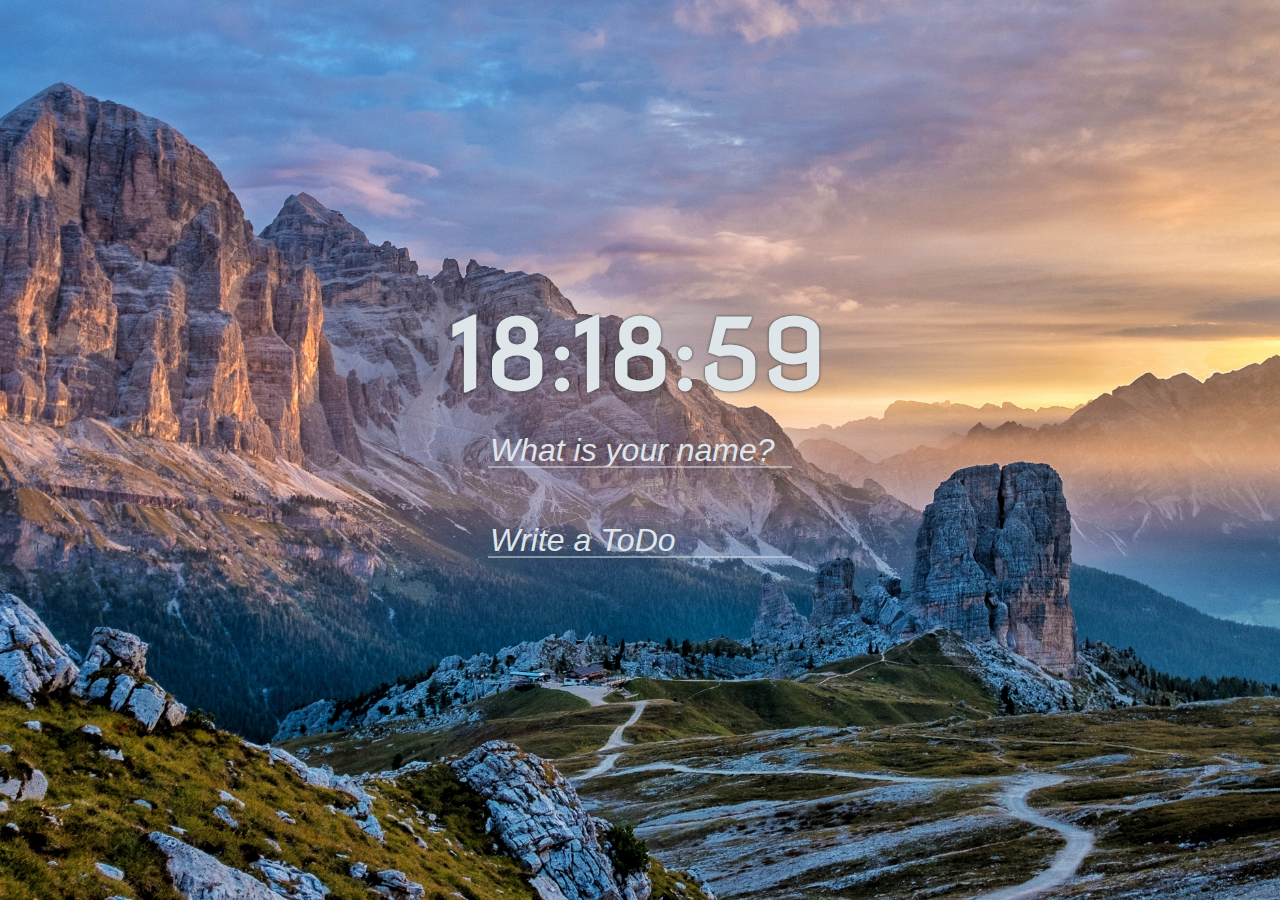
<file: #3/index.html>
<!DOCTYPE html>
<html>

<head>
    <meta charset="utf-8">
    <meta http-equiv="X-UA-Compatible" content="IE=edge">
    <title>Clone - Moment</title>
    <meta name="viewport" content="width=device-width, initial-scale=1">
    <link rel="stylesheet" type="text/css" media="screen" href="main.css">
</head>

<body>
    <div class="js-clock clock">
        <h1 class="js-title title"></h1>
    </div>

    <form class="js-form form">
        <input class="inputstyle" type="text" placeholder="What is your name?" />
    </form>
    <p class="js-greetings greetings textsize"></p>
    <form class="js-toDoForm toDoForm">
        <input class="inputstyle" type="text" placeholder="Write a ToDo" />
    </form>
    <ul class="js-toDoList toDoList"></ul>
    <span class="js-weather weather"></span>

    <script src="clock.js"></script>
    <script src="greetings.js"></script>
    <script src="todo.js"></script>
    <script src="bg.js"></script>
    <script src="weather.js"></script>
</body>

</html>
</file>
<file: #3/main.css>
@import url('https://fonts.googleapis.com/css?family=Do+Hyeon');
@import url('https://fonts.googleapis.com/css?family=Nova+Flat');
body {
    background-color: #2d3436;
    height: 100%;
}

.inputstyle {
    border: 0;
    border-bottom: 1px solid #dfe6e9;
    background: transparent;
    color: #dfe6e9;
    font-size: 200%;
    width: 300px;
    height: 32px;
}

.btnStyle {
    border: 0;
    background: transparent;
}

input::placeholder {
    color: #dfe6e9;
    font-style: italic;
}

.clock {
    font-family: 'Nova Flat', cursive;
    font-size: 300%;
    color: #dfe6e9;
    padding-bottom: 10px;
    /* 중앙정렬 배치 용도 */
    position: absolute;
    top: 40%;
    left: 50%;
    -ms-transform: translate(-50%, -50%);
    transform: translate(-50%, -50%);
}

.title {
    /* 가독성 높히기 */
    text-shadow: 0 0 3px #2d3436;
}

.form,
.greetings {
    display: none;
    /* 중앙정렬 배치 용도 */
    position: absolute;
    top: 50%;
    left: 50%;
    -ms-transform: translate(-50%, -50%);
    transform: translate(-50%, -50%);
    margin: 0px;
}

.showing {
    display: block;
    /* 가독성 높히기 */
    text-shadow: 0 0 3px #2d3436;
    font-family: 'Nova Flat', cursive;
    color: #dfe6e9;
}

.textsize {
    font-size: 200%;
}

.toDoForm {
    /* 중앙정렬 배치 용도 */
    position: absolute;
    top: 60%;
    left: 50%;
    -ms-transform: translate(-50%, -50%);
    transform: translate(-50%, -50%);
}

.toDoList {
    /* 중앙정렬 배치 용도 */
    position: absolute;
    top: 70%;
    left: 50%;
    -ms-transform: translate(-50%, -50%);
    transform: translate(-50%, -50%);
    /* 가독성 높히기 */
    text-shadow: 0 0 3px #2d3436;
    font-family: 'Nova Flat', cursive;
    font-size: 200%;
    color: #dfe6e9;
}

.weather {
    /* 중앙정렬 배치 용도 */
    position: absolute;
    top: 90%;
    left: 50%;
    -ms-transform: translate(-50%, -50%);
    transform: translate(-50%, -50%);
    /* 가독성 높히기 */
    text-shadow: 0 0 3px #2d3436;
    font-family: 'Nova Flat', cursive;
    font-size: 200%;
    color: #dfe6e9;
}

@keyframes fadeIn {
    from {
        opacity: 0;
    }
    to {
        opacity: 1;
    }
}

.bgImage {
    position: absolute;
    top: 0;
    left: 0;
    height: 100%;
    width: 100%;
    z-index: -1;
    object-fit: cover;
    animation: fadeIn .5s linear;
}
</file>
